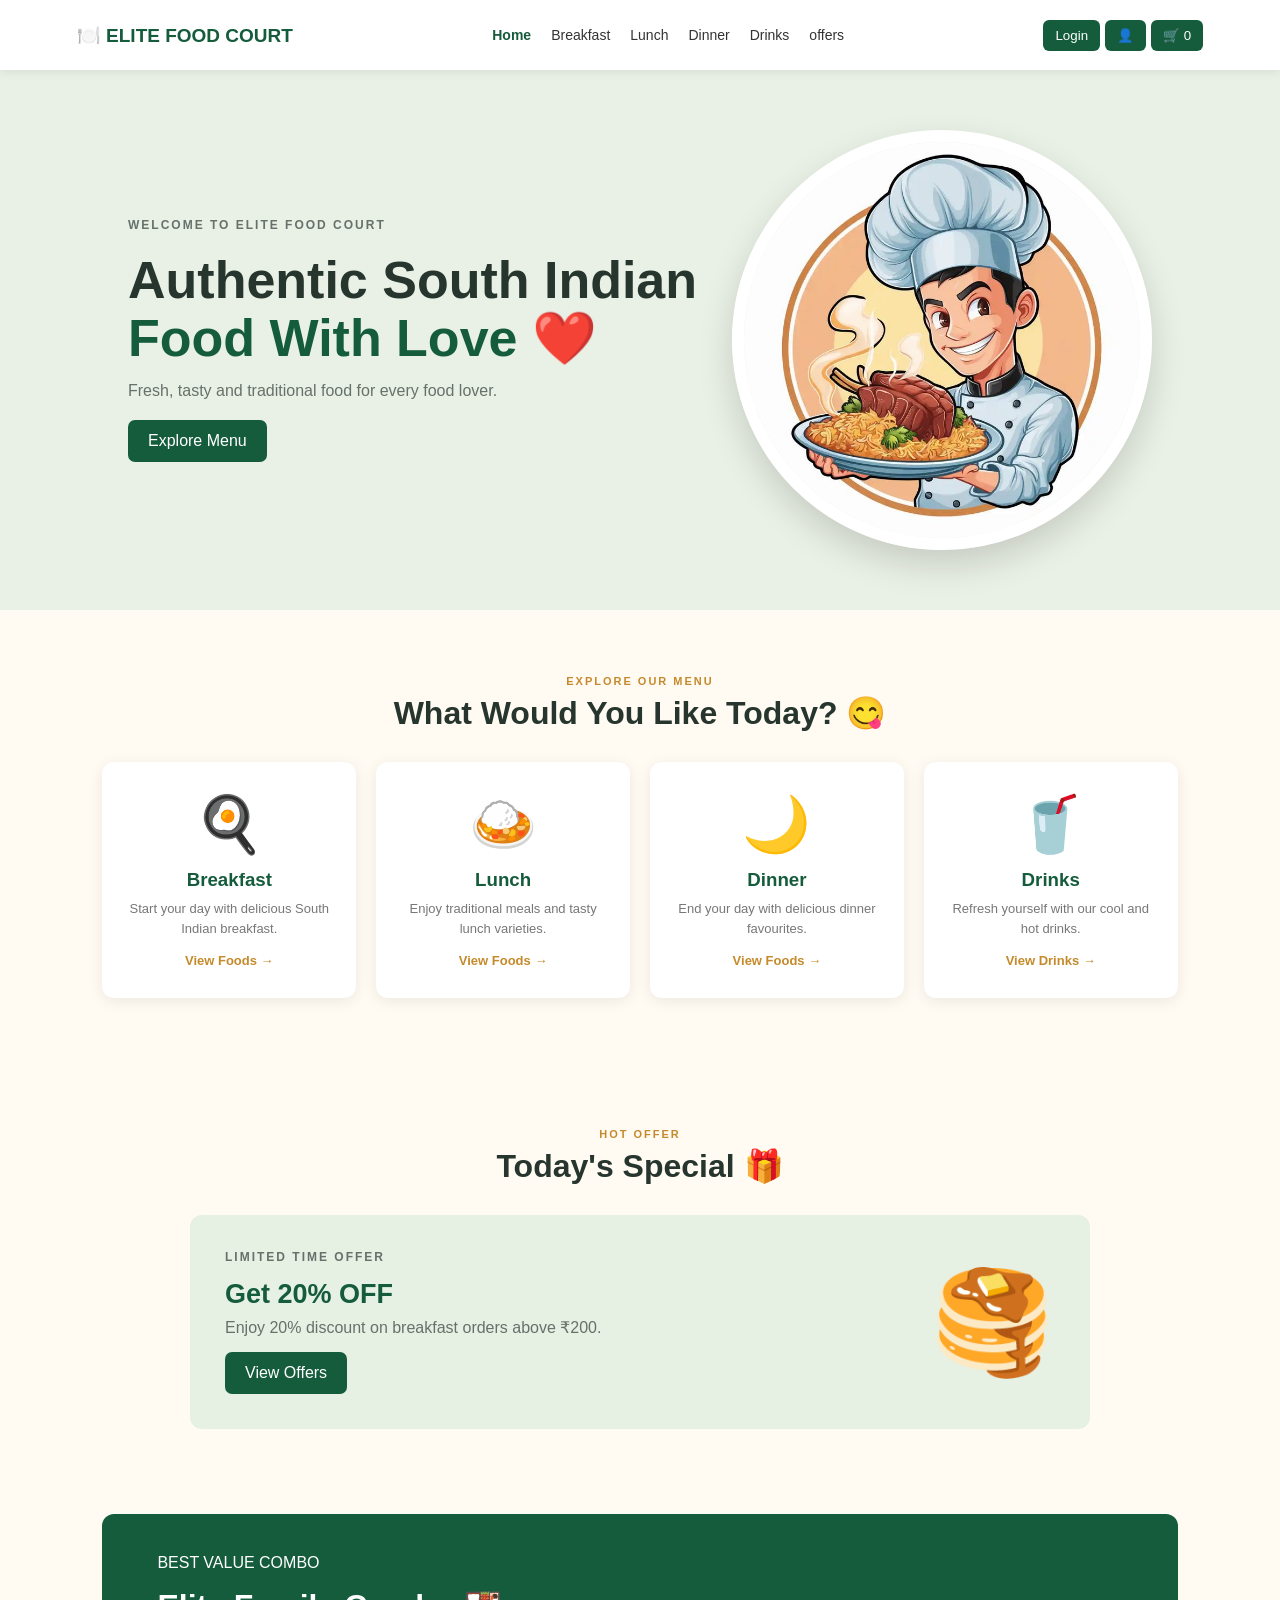
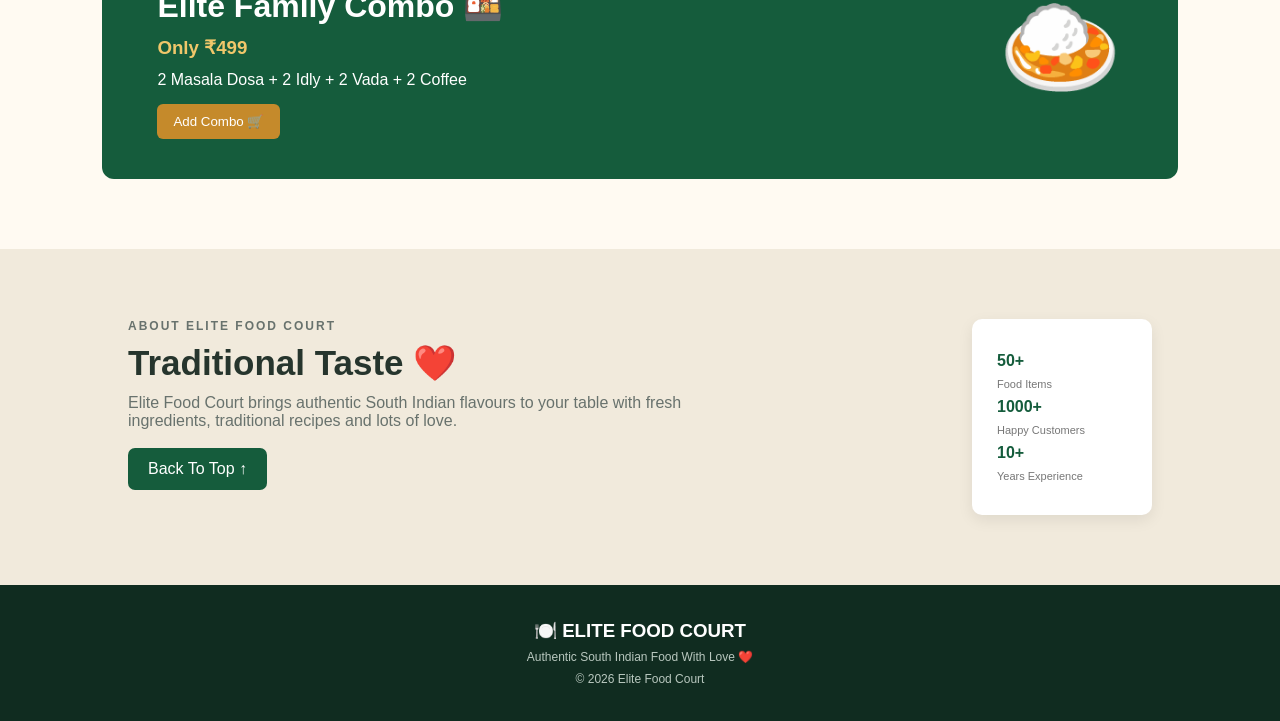
<file: index.html>
<!DOCTYPE html>
<html lang="en">
<head>
    <meta charset="UTF-8">
    <meta name="viewport" content="width=device-width, initial-scale=1.0">

    <title>Elite Food Court - Home</title>

    <link rel="stylesheet" href="style.css">
</head>

<body>

<!-- ================= HEADER ================= -->

<header>

    <div class="logo">
        🍽️ <span>ELITE FOOD COURT</span>
    </div>

    <nav>

        <a href="index.html" class="active-link">Home</a>

        <a href="breakfast.html">Breakfast</a>

        <a href="lunch.html">Lunch</a>

        <a href="dinner.html">Dinner</a>

        <a href="drinks.html">Drinks</a>

        <a href="offers.html">offers</a>

    </nav>

    <div class="header-buttons">

        <a href="login.html">
            <button>Login</button>
        </a>

        <a href="profile.html">
            <button>👤</button>
        </a>

        <button onclick="showCart()">
            🛒 <span id="cartCount">0</span>
        </button>

    </div>

</header>


<!-- ================= HERO ================= -->

<section class="hero" id="home">

    <div class="hero-text">

        <p class="small-title">
            WELCOME TO ELITE FOOD COURT
        </p>

        <h1>
            Authentic South Indian
            <br>
            <span>Food With Love ❤️</span>
        </h1>

        <p>
            Fresh, tasty and traditional food
            for every food lover.
        </p>

        <a href="breakfast.html" class="main-btn">
            Explore Menu
        </a>

    </div>


    <div class="hero-food">

        <img
            src="bannerphoto2.jpg"
            alt="South Indian Food"
        >

    </div>

</section>


<!-- ================= FOOD CATEGORIES ================= -->

<section class="section">

    <div class="heading">

        <p>EXPLORE OUR MENU</p>

        <h2>What Would You Like Today? 😋</h2>

    </div>


    <div class="home-categories">


        <a href="breakfast.html"
           class="home-category">

            <div class="category-icon">
                🍳
            </div>

            <h3>Breakfast</h3>

            <p>
                Start your day with delicious
                South Indian breakfast.
            </p>

            <span>
                View Foods →
            </span>

        </a>


        <a href="lunch.html"
           class="home-category">

            <div class="category-icon">
                🍛
            </div>

            <h3>Lunch</h3>

            <p>
                Enjoy traditional meals and
                tasty lunch varieties.
            </p>

            <span>
                View Foods →
            </span>

        </a>


        <a href="dinner.html"
           class="home-category">

            <div class="category-icon">
                🌙
            </div>

            <h3>Dinner</h3>

            <p>
                End your day with delicious
                dinner favourites.
            </p>

            <span>
                View Foods →
            </span>

        </a>


        <a href="drinks.html"
           class="home-category">

            <div class="category-icon">
                🥤
            </div>

            <h3>Drinks</h3>

            <p>
                Refresh yourself with our
                cool and hot drinks.
            </p>

            <span>
                View Drinks →
            </span>

        </a>


    </div>

</section>


<!-- ================= OFFER ================= -->

<section class="section">

    <div class="heading">

        <p>HOT OFFER</p>

        <h2>Today's Special 🎁</h2>

    </div>


    <div class="offer-box">

        <div>

            <p class="small-title">
                LIMITED TIME OFFER
            </p>

            <h3>
                Get 20% OFF
            </h3>

            <p>
                Enjoy 20% discount on breakfast
                orders above ₹200.
            </p>

            <a href="offers.html"
               class="main-btn">

                View Offers

            </a>

        </div>


        <div class="offer-food">
            🥞
        </div>

    </div>

</section>


<!-- ================= COMBO ================= -->

<section class="combo">

    <div>

        <p>BEST VALUE COMBO</p>

        <h2>
            Elite Family Combo 🍱
        </h2>

        <h3>
            Only ₹499
        </h3>

        <p>
            2 Masala Dosa + 2 Idly +
            2 Vada + 2 Coffee
        </p>

        <button
            onclick="addToCart('Elite Family Combo',499)">

            Add Combo 🛒

        </button>

    </div>


    <div class="combo-emoji">
        🍛
    </div>

</section>


<!-- ================= ABOUT ================= -->

<section class="about">

    <div>

        <p class="small-title">
            ABOUT ELITE FOOD COURT
        </p>

        <h2>
            Traditional Taste ❤️
        </h2>

        <p>
            Elite Food Court brings authentic
            South Indian flavours to your table
            with fresh ingredients, traditional
            recipes and lots of love.
        </p>

        <br>

        <a href="#home"
           class="main-btn">

            Back To Top ↑

        </a>

    </div>


    <div class="about-card">

        <b>50+</b>
        <span>Food Items</span>

        <b>1000+</b>
        <span>Happy Customers</span>

        <b>10+</b>
        <span>Years Experience</span>

    </div>

</section>


<!-- ================= FOOTER ================= -->

<footer>

    <h3>
        🍽️ ELITE FOOD COURT
    </h3>

    <p>
        Authentic South Indian Food With Love ❤️
    </p>

    <p>
        © 2026 Elite Food Court
    </p>

</footer>


<!-- ================= CART POPUP ================= -->

<div class="popup" id="cartPopup">

    <div class="popup-box">

        <button
            class="close"
            onclick="closePopup('cartPopup')">

            ×

        </button>


        <h2>
            Your Cart 🛒
        </h2>

        <p>
            Your selected foods
        </p>


        <div id="cartItems">

        </div>


        <h3 id="cartTotal">
            Total: ₹0
        </h3>


        <button
            class="main-btn"
            onclick="checkout()">

            Place Order

        </button>

    </div>

</div>


<!-- MESSAGE -->

<div
    class="message"
    id="message">
</div>


<script src="script.js"></script>

</body>
</html>
</file>
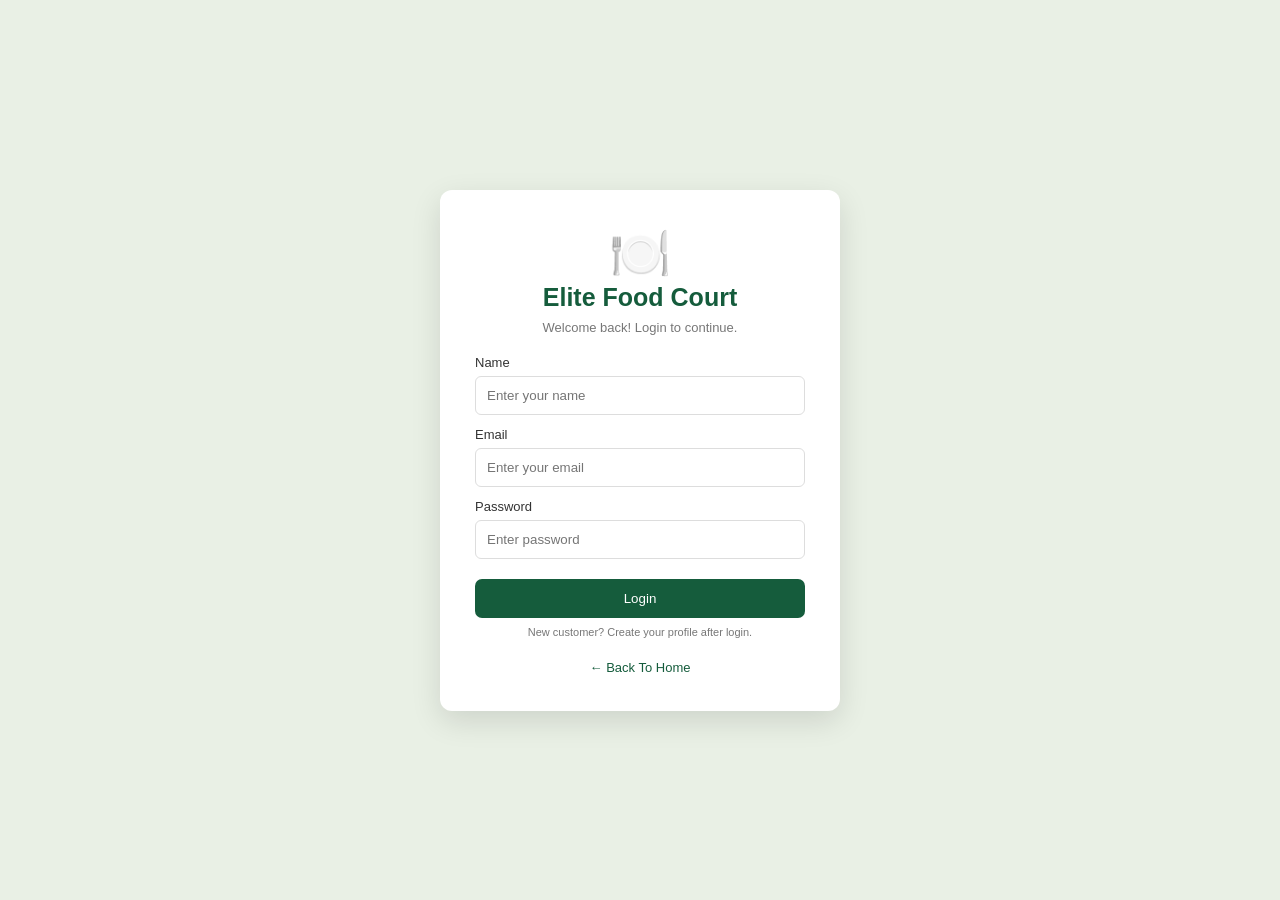
<file: login.html>
<!DOCTYPE html>
<html lang="en">

<head>

    <meta charset="UTF-8">

    <meta name="viewport"
          content="width=device-width, initial-scale=1.0">

    <title>Elite Food Court - Login</title>

    <link rel="stylesheet"
          href="style.css">

</head>

<body class="login-body">


<div class="login-container">

    <div class="login-card">

        <div class="login-logo">
            🍽️
        </div>

        <h1>
            Elite Food Court
        </h1>

        <p>
            Welcome back! Login to continue.
        </p>


        <form onsubmit="loginUser(event)">

            <label>
                Name
            </label>

            <input
                type="text"
                id="loginName"
                placeholder="Enter your name"
                required
            >


            <label>
                Email
            </label>

            <input
                type="email"
                id="loginEmail"
                placeholder="Enter your email"
                required
            >


            <label>
                Password
            </label>

            <input
                type="password"
                id="loginPassword"
                placeholder="Enter password"
                required
            >


            <button
                type="submit"
                class="main-btn">

                Login

            </button>

        </form>


        <p class="login-note">
            New customer? Create your profile after login.
        </p>


        <a href="index.html"
           class="back-link">

            ← Back To Home

        </a>

    </div>

</div>


<div class="message"
     id="message">
</div>


<script src="script.js"></script>

</body>
</html>
</file>
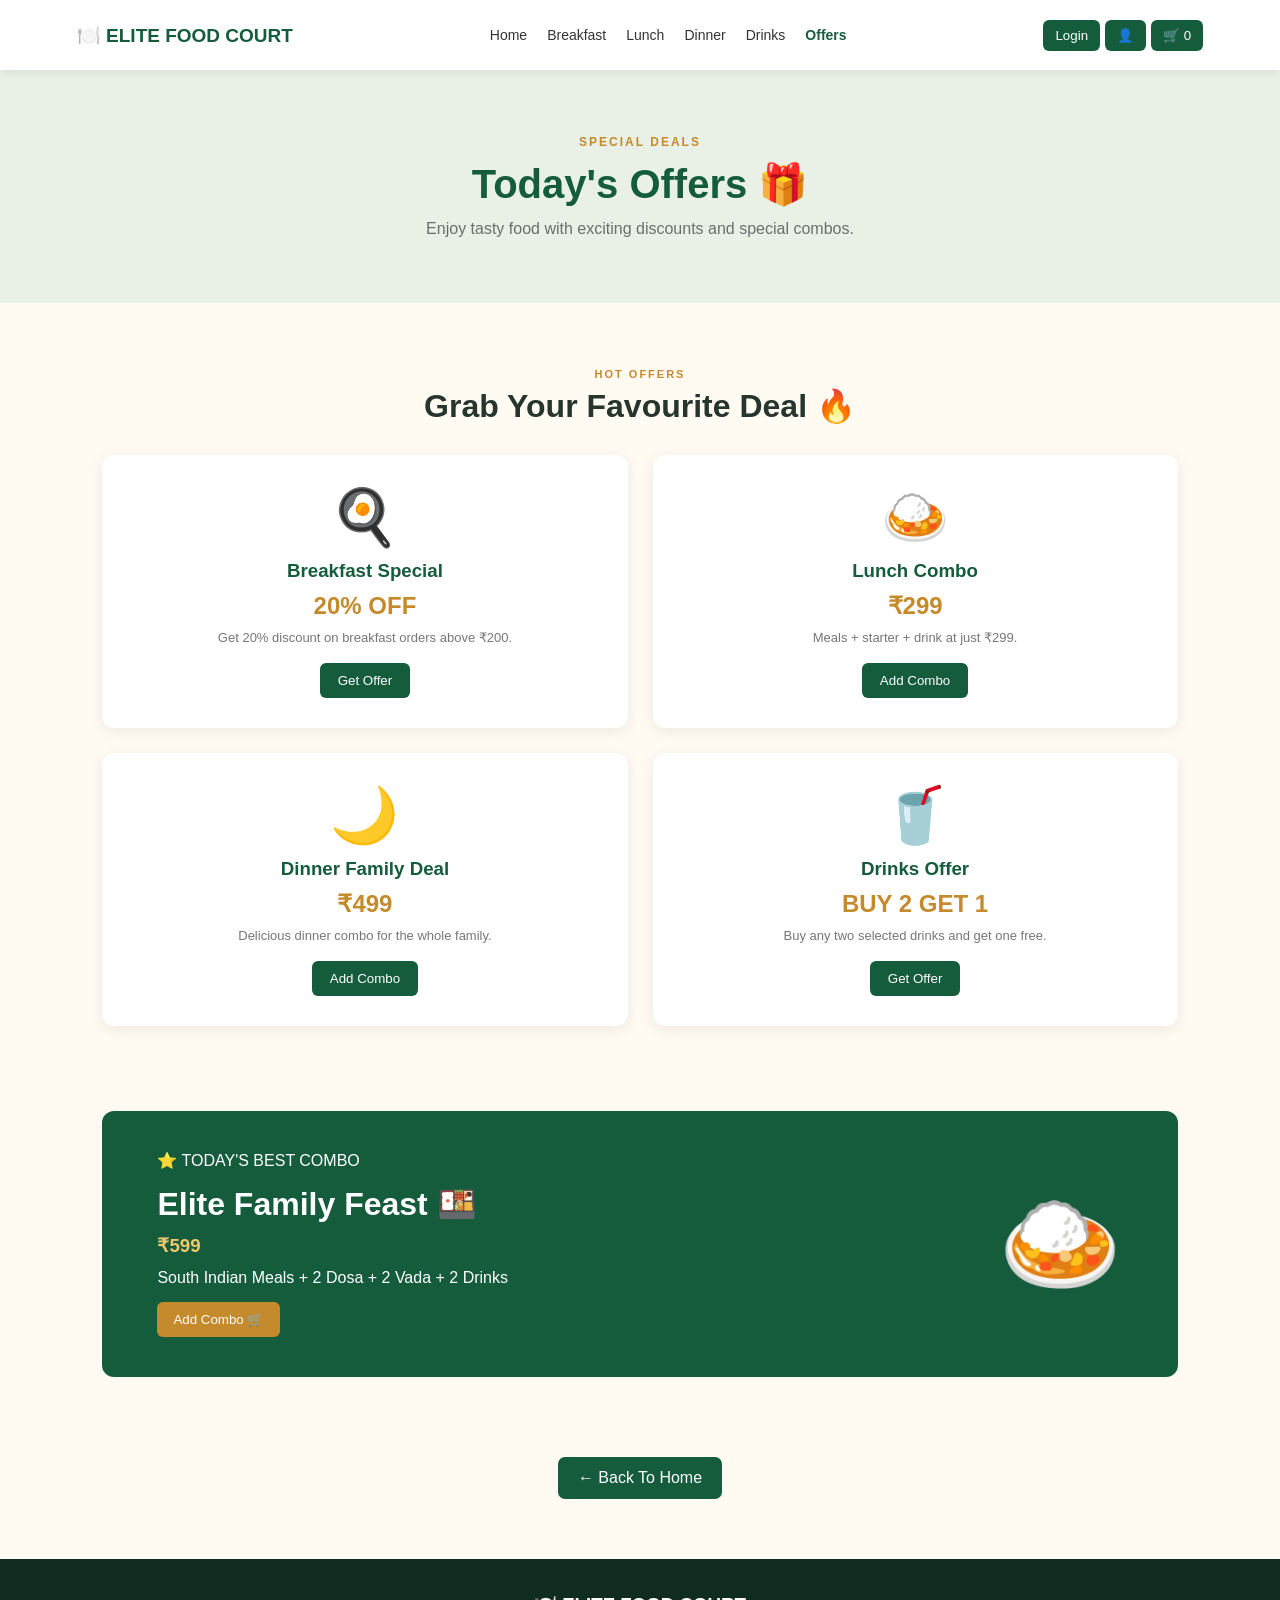
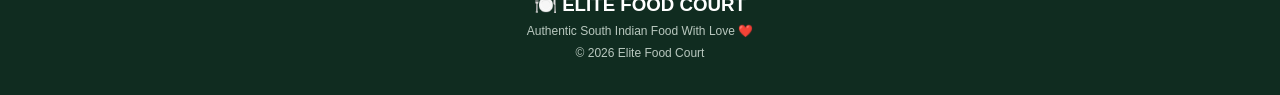
<file: offer.html>
<!DOCTYPE html>
<html lang="en">

<head>
    <meta charset="UTF-8">
    <meta name="viewport" content="width=device-width, initial-scale=1.0">

    <title>Elite Food Court - Offers</title>

    <link rel="stylesheet" href="style.css">
</head>

<body>

<header>

    <div class="logo">
        🍽️ <span>ELITE FOOD COURT</span>
    </div>

    <nav>

        <a href="index.html">Home</a>

        <a href="breakfast.html">Breakfast</a>

        <a href="lunch.html">Lunch</a>

        <a href="dinner.html">Dinner</a>

        <a href="drinks.html">Drinks</a>

        <a href="offers.html" class="active-link">
            Offers
        </a>

    </nav>

    <div class="header-buttons">

        <a href="login.html">
            <button>Login</button>
        </a>

        <a href="profile.html">
            <button>👤</button>
        </a>

        <button onclick="showCart()">
            🛒 <span id="cartCount">0</span>
        </button>

    </div>

</header>


<section class="page-title">

    <p class="small-title">
        SPECIAL DEALS
    </p>

    <h1>
        Today's Offers 🎁
    </h1>

    <p>
        Enjoy tasty food with exciting
        discounts and special combos.
    </p>

</section>


<section class="section">

    <div class="heading">

        <p>HOT OFFERS</p>

        <h2>
            Grab Your Favourite Deal 🔥
        </h2>

    </div>


    <div class="offers-grid">


        <!-- OFFER 1 -->

        <div class="special-offer">

            <div class="offer-icon">
                🍳
            </div>

            <h3>
                Breakfast Special
            </h3>

            <h2>
                20% OFF
            </h2>

            <p>
                Get 20% discount on breakfast
                orders above ₹200.
            </p>

            <button
                onclick="offerMessage()">

                Get Offer

            </button>

        </div>


        <!-- OFFER 2 -->

        <div class="special-offer">

            <div class="offer-icon">
                🍛
            </div>

            <h3>
                Lunch Combo
            </h3>

            <h2>
                ₹299
            </h2>

            <p>
                Meals + starter + drink
                at just ₹299.
            </p>

            <button
                onclick="addToCart('Lunch Combo',299)">

                Add Combo

            </button>

        </div>


        <!-- OFFER 3 -->

        <div class="special-offer">

            <div class="offer-icon">
                🌙
            </div>

            <h3>
                Dinner Family Deal
            </h3>

            <h2>
                ₹499
            </h2>

            <p>
                Delicious dinner combo
                for the whole family.
            </p>

            <button
                onclick="addToCart('Dinner Family Deal',499)">

                Add Combo

            </button>

        </div>


        <!-- OFFER 4 -->

        <div class="special-offer">

            <div class="offer-icon">
                🥤
            </div>

            <h3>
                Drinks Offer
            </h3>

            <h2>
                BUY 2 GET 1
            </h2>

            <p>
                Buy any two selected drinks
                and get one free.
            </p>

            <button
                onclick="offerMessage()">

                Get Offer

            </button>

        </div>

    </div>

</section>


<!-- FAMILY COMBO -->

<section class="combo">

    <div>

        <p>
            ⭐ TODAY'S BEST COMBO
        </p>

        <h2>
            Elite Family Feast 🍱
        </h2>

        <h3>
            ₹599
        </h3>

        <p>
            South Indian Meals + 2 Dosa +
            2 Vada + 2 Drinks
        </p>

        <button
            onclick="addToCart('Elite Family Feast',599)">

            Add Combo 🛒

        </button>

    </div>


    <div class="combo-emoji">
        🍛
    </div>

</section>


<div class="back-home">

    <a href="index.html"
       class="main-btn">

        ← Back To Home

    </a>

</div>


<footer>

    <h3>🍽️ ELITE FOOD COURT</h3>

    <p>
        Authentic South Indian Food With Love ❤️
    </p>

    <p>
        © 2026 Elite Food Court
    </p>

</footer>


<!-- CART -->

<div class="popup" id="cartPopup">

    <div class="popup-box">

        <button class="close"
                onclick="closePopup('cartPopup')">
            ×
        </button>

        <h2>
            Your Cart 🛒
        </h2>

        <div id="cartItems"></div>

        <h3 id="cartTotal">
            Total: ₹0
        </h3>

        <button class="main-btn"
                onclick="checkout()">

            Place Order

        </button>

    </div>

</div>


<div class="message"
     id="message">
</div>


<script src="script.js"></script>

</body>
</html>
</file>
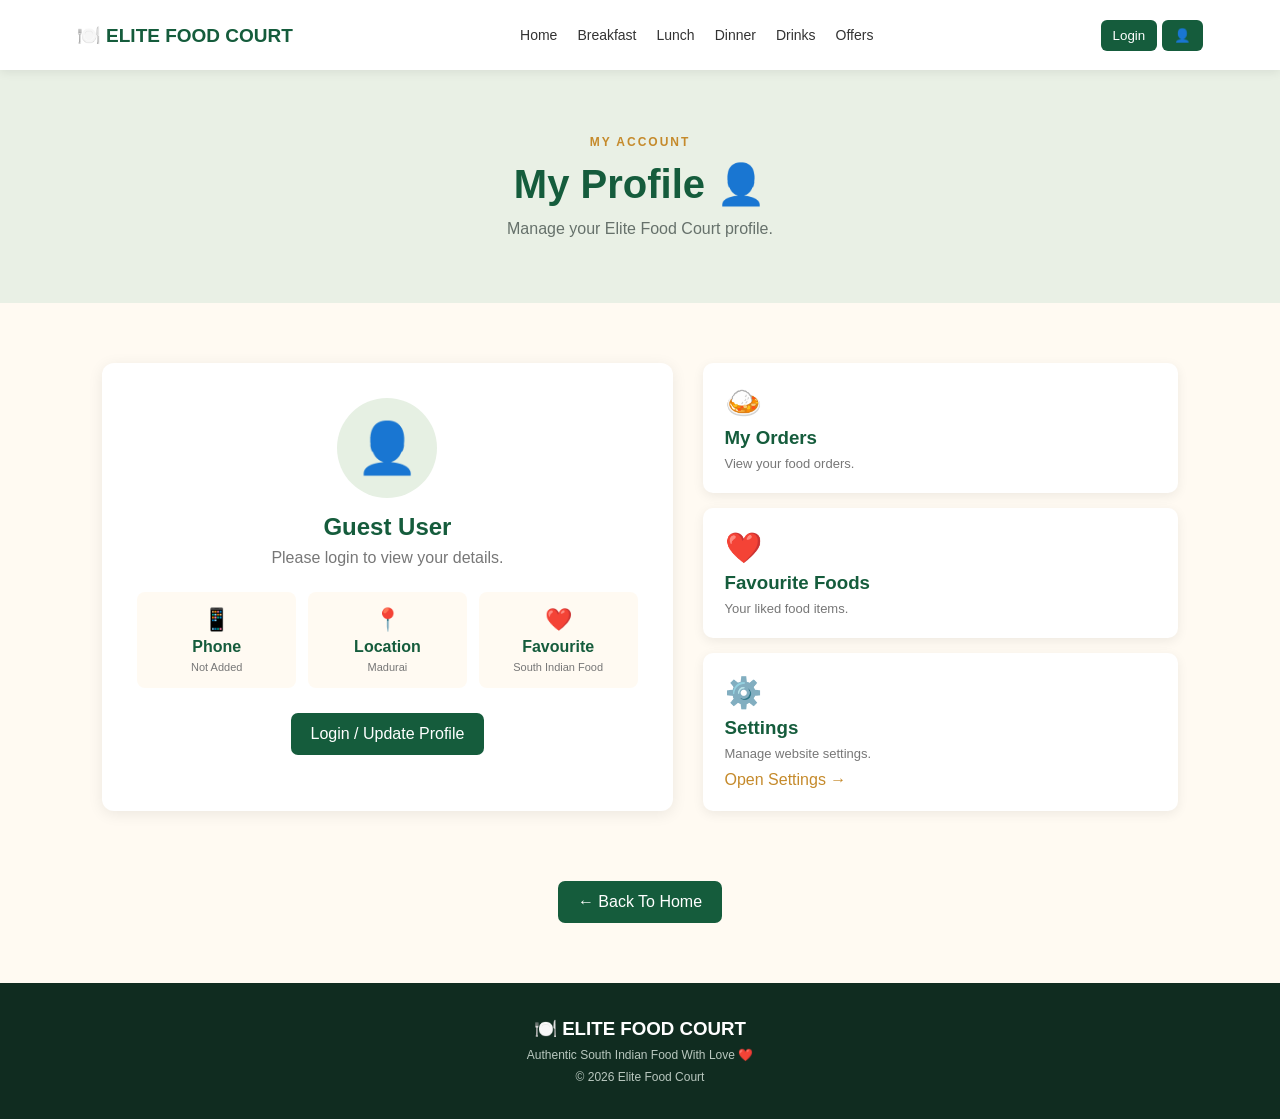
<file: profile.html>
<!DOCTYPE html>
<html lang="en">

<head>

    <meta charset="UTF-8">

    <meta name="viewport"
          content="width=device-width, initial-scale=1.0">

    <title>Elite Food Court - Profile</title>

    <link rel="stylesheet"
          href="style.css">

</head>

<body>


<header>

    <div class="logo">
        🍽️ <span>ELITE FOOD COURT</span>
    </div>

    <nav>

        <a href="index.html">Home</a>

        <a href="breakfast.html">Breakfast</a>

        <a href="lunch.html">Lunch</a>

        <a href="dinner.html">Dinner</a>

        <a href="drinks.html">Drinks</a>

        <a href="offers.html">Offers</a>

    </nav>

    <div class="header-buttons">

        <a href="login.html">
            <button>Login</button>
        </a>

        <a href="profile.html">
            <button>👤</button>
        </a>

    </div>

</header>


<section class="page-title">

    <p class="small-title">
        MY ACCOUNT
    </p>

    <h1>
        My Profile 👤
    </h1>

    <p>
        Manage your Elite Food Court profile.
    </p>

</section>


<section class="profile-section">


    <div class="profile-card">


        <div class="profile-image">
            👤
        </div>


        <h2 id="profileName">
            Guest User
        </h2>

        <p id="profileEmail">
            Please login to view your details.
        </p>


        <div class="profile-details">

            <div>
                <span>📱</span>
                <b>Phone</b>
                <p>Not Added</p>
            </div>


            <div>
                <span>📍</span>
                <b>Location</b>
                <p>Madurai</p>
            </div>


            <div>
                <span>❤️</span>
                <b>Favourite</b>
                <p>South Indian Food</p>
            </div>

        </div>


        <a href="login.html"
           class="main-btn">

            Login / Update Profile

        </a>

    </div>


    <div class="profile-side">


        <div class="profile-box">

            <span>🍛</span>

            <h3>
                My Orders
            </h3>

            <p>
                View your food orders.
            </p>

        </div>


        <div class="profile-box">

            <span>❤️</span>

            <h3>
                Favourite Foods
            </h3>

            <p>
                Your liked food items.
            </p>

        </div>


        <div class="profile-box">

            <span>⚙️</span>

            <h3>
                Settings
            </h3>

            <p>
                Manage website settings.
            </p>

            <a href="settings.html">
                Open Settings →
            </a>

        </div>

    </div>

</section>


<div class="back-home">

    <a href="index.html"
       class="main-btn">

        ← Back To Home

    </a>

</div>


<footer>

    <h3>🍽️ ELITE FOOD COURT</h3>

    <p>
        Authentic South Indian Food With Love ❤️
    </p>

    <p>
        © 2026 Elite Food Court
    </p>

</footer>


<script src="script.js"></script>

</body>
</html>
</file>
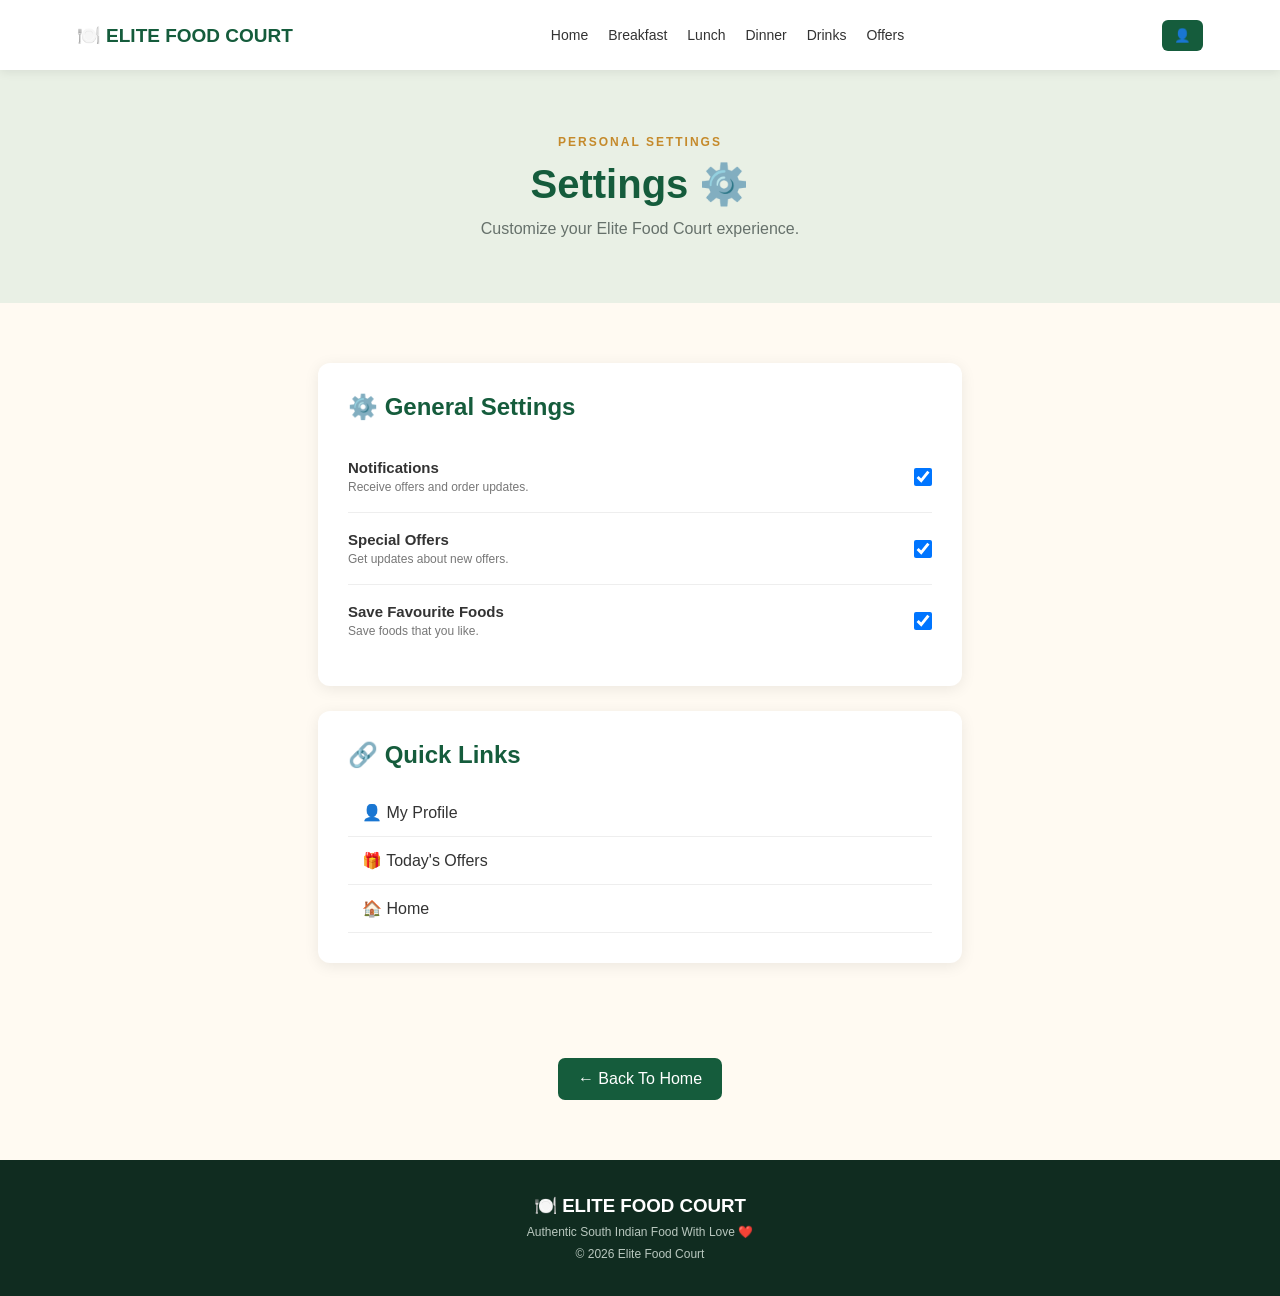
<file: setting.html>
<!DOCTYPE html>
<html lang="en">

<head>

    <meta charset="UTF-8">

    <meta name="viewport"
          content="width=device-width, initial-scale=1.0">

    <title>Elite Food Court - Settings</title>

    <link rel="stylesheet"
          href="style.css">

</head>

<body>


<header>

    <div class="logo">
        🍽️ <span>ELITE FOOD COURT</span>
    </div>

    <nav>

        <a href="index.html">Home</a>

        <a href="breakfast.html">Breakfast</a>

        <a href="lunch.html">Lunch</a>

        <a href="dinner.html">Dinner</a>

        <a href="drinks.html">Drinks</a>

        <a href="offers.html">Offers</a>

    </nav>

    <div class="header-buttons">

        <a href="profile.html">
            <button>👤</button>
        </a>

    </div>

</header>


<section class="page-title">

    <p class="small-title">
        PERSONAL SETTINGS
    </p>

    <h1>
        Settings ⚙️
    </h1>

    <p>
        Customize your Elite Food Court experience.
    </p>

</section>


<section class="settings-section">


    <div class="settings-card">

        <h2>
            ⚙️ General Settings
        </h2>


        <div class="setting-row">

            <div>
                <h3>
                    Notifications
                </h3>

                <p>
                    Receive offers and order updates.
                </p>
            </div>

            <input
                type="checkbox"
                checked
                onchange="saveSetting('Notifications')"
            >

        </div>


        <div class="setting-row">

            <div>
                <h3>
                    Special Offers
                </h3>

                <p>
                    Get updates about new offers.
                </p>
            </div>

            <input
                type="checkbox"
                checked
                onchange="saveSetting('Special Offers')"
            >

        </div>


        <div class="setting-row">

            <div>
                <h3>
                    Save Favourite Foods
                </h3>

                <p>
                    Save foods that you like.
                </p>
            </div>

            <input
                type="checkbox"
                checked
                onchange="saveSetting('Favourite Foods')"
            >

        </div>

    </div>


    <div class="settings-card">

        <h2>
            🔗 Quick Links
        </h2>


        <a href="profile.html"
           class="setting-link">

            👤 My Profile

        </a>


        <a href="offers.html"
           class="setting-link">

            🎁 Today's Offers

        </a>


        <a href="index.html"
           class="setting-link">

            🏠 Home

        </a>

    </div>


</section>


<div class="back-home">

    <a href="index.html"
       class="main-btn">

        ← Back To Home

    </a>

</div>


<footer>

    <h3>🍽️ ELITE FOOD COURT</h3>

    <p>
        Authentic South Indian Food With Love ❤️
    </p>

    <p>
        © 2026 Elite Food Court
    </p>

</footer>


<div class="message"
     id="message">
</div>


<script src="script.js"></script>

</body>
</html>
</file>
<file: style.css>
*{
    margin:0;
    padding:0;
    box-sizing:border-box;
}

html{
    scroll-behavior:smooth;
}

body{
    font-family:Arial,sans-serif;
    background:#fffaf2;
    color:#26352d;
}


/* ================= HEADER ================= */

header{
    min-height:70px;
    background:white;
    display:flex;
    align-items:center;
    justify-content:space-between;
    padding:12px 6%;
    box-shadow:0 2px 10px rgba(0,0,0,.08);
    position:sticky;
    top:0;
    z-index:10;
}

.logo{
    color:#155c3c;
    font-weight:bold;
    font-size:19px;
    white-space:nowrap;
}

nav{
    display:flex;
    gap:20px;
    flex-wrap:wrap;
    justify-content:center;
}

nav a{
    text-decoration:none;
    color:#333;
    font-size:14px;
    transition:.2s;
}

nav a:hover,
nav a.active-link{
    color:#155c3c;
    font-weight:bold;
}

.header-buttons{
    display:flex;
    align-items:center;
    gap:5px;
}

.header-buttons a{
    text-decoration:none;
}

.header-buttons button{
    background:#155c3c;
    color:white;
    border:0;
    padding:8px 12px;
    border-radius:6px;
    cursor:pointer;
}

.header-buttons button:hover{
    background:#c58a2b;
}


/* ================= HERO ================= */

.hero{
    min-height:520px;
    background:#e9f0e5;
    display:flex;
    align-items:center;
    justify-content:space-between;
    padding:60px 10%;
    overflow:hidden;
}

.hero-text{
    max-width:570px;
    animation:slideIn .8s ease;
}

.small-title{
    color:#c58a2b;
    font-size:12px;
    font-weight:bold;
    letter-spacing:2px;
}

.hero h1{
    font-size:52px;
    line-height:1.1;
    margin:15px 0;
}

.hero h1 span{
    color:#155c3c;
}

.hero p{
    color:#66716b;
    margin-bottom:20px;
}

.main-btn{
    display:inline-block;
    background:#155c3c;
    color:white;
    border:0;
    padding:12px 20px;
    border-radius:7px;
    text-decoration:none;
    cursor:pointer;
    transition:.2s;
}

.main-btn:hover{
    background:#c58a2b;
    transform:translateY(-2px);
}

.hero-food{
    width:420px;
    height:420px;
    border-radius:50%;
    overflow:hidden;
    border:12px solid white;
    box-shadow:0 15px 35px rgba(0,0,0,.15);
    animation:float 3s ease-in-out infinite;
}

.hero-food img{
    width:100%;
    height:100%;
    object-fit:cover;
}


/* ================= PAGE TITLE ================= */

.page-title{
    background:#e9f0e5;
    text-align:center;
    padding:65px 20px;
}

.page-title h1{
    color:#155c3c;
    font-size:40px;
    margin:12px 0;
}

.page-title p:last-child{
    color:#66716b;
}


/* ================= SECTION ================= */

.section{
    padding:65px 8%;
}

.heading{
    text-align:center;
    margin-bottom:30px;
}

.heading p{
    color:#c58a2b;
    font-size:11px;
    font-weight:bold;
    letter-spacing:2px;
}

.heading h2{
    font-size:32px;
    margin-top:7px;
}


/* ================= HOME CATEGORIES ================= */

.home-categories{
    display:grid;
    grid-template-columns:repeat(4,1fr);
    gap:20px;
}

.home-category{
    background:white;
    padding:30px 20px;
    border-radius:12px;
    text-align:center;
    text-decoration:none;
    color:#26352d;
    box-shadow:0 3px 15px rgba(0,0,0,.08);
    transition:.25s;
}

.home-category:hover{
    transform:translateY(-7px);
    box-shadow:0 10px 25px rgba(0,0,0,.12);
}

.category-icon{
    font-size:55px;
    margin-bottom:12px;
}

.home-category h3{
    color:#155c3c;
    margin-bottom:8px;
}

.home-category p{
    color:#777;
    font-size:13px;
    line-height:1.5;
}

.home-category span{
    display:block;
    margin-top:15px;
    color:#c58a2b;
    font-size:13px;
    font-weight:bold;
}


/* ================= SEARCH ================= */

#search{
    display:block;
    width:280px;
    max-width:100%;
    margin:0 auto 30px;
    padding:12px 15px;
    border:1px solid #ddd;
    border-radius:7px;
    outline:none;
}


/* ================= FOOD ================= */

.food-container{
    display:grid;
    grid-template-columns:repeat(4,1fr);
    gap:20px;
}

.food-card{
    background:white;
    border-radius:10px;
    overflow:hidden;
    box-shadow:0 3px 15px rgba(0,0,0,.08);
    transition:.25s;
}

.food-card:hover{
    transform:translateY(-6px);
    box-shadow:0 10px 25px rgba(0,0,0,.12);
}

.food-card img{
    width:100%;
    height:180px;
    object-fit:cover;
}

.food-info{
    padding:15px;
}

.food-info h3{
    color:#155c3c;
    margin-bottom:5px;
}

.food-info p{
    color:#777;
    font-size:12px;
    min-height:35px;
}

.food-bottom{
    display:flex;
    align-items:center;
    justify-content:space-between;
    gap:5px;
    margin-top:12px;
}

.food-bottom b{
    color:#222;
}

.food-bottom button{
    background:#c58a2b;
    border:0;
    color:white;
    padding:8px 10px;
    border-radius:5px;
    cursor:pointer;
}

.food-bottom button:hover{
    background:#155c3c;
}

.like-btn{
    font-size:18px;
}

.like-btn.liked{
    background:#155c3c;
}


/* ================= OFFERS ================= */

.offer-box{
    max-width:900px;
    margin:auto;
    padding:35px;
    background:#e6f0e3;
    border-radius:12px;
    display:flex;
    align-items:center;
    justify-content:space-between;
}

.offer-box h3{
    color:#155c3c;
    font-size:27px;
    margin:8px 0;
}

.offer-box p{
    color:#66716b;
    margin-bottom:15px;
}

.offer-food{
    font-size:100px;
}

.offers-grid{
    display:grid;
    grid-template-columns:repeat(2,1fr);
    gap:25px;
}

.special-offer{
    background:white;
    padding:30px;
    text-align:center;
    border-radius:12px;
    box-shadow:0 3px 15px rgba(0,0,0,.08);
    transition:.25s;
}

.special-offer:hover{
    transform:translateY(-5px);
}

.offer-icon{
    font-size:55px;
}

.special-offer h3{
    color:#155c3c;
    margin:10px 0;
}

.special-offer h2{
    color:#c58a2b;
    margin-bottom:10px;
}

.special-offer p{
    color:#777;
    font-size:13px;
    margin-bottom:18px;
}

.special-offer button{
    background:#155c3c;
    color:white;
    border:0;
    padding:10px 18px;
    border-radius:6px;
    cursor:pointer;
}


/* ================= COMBO ================= */

.combo{
    margin:20px 8% 70px;
    background:#155c3c;
    color:white;
    border-radius:12px;
    padding:40px 55px;
    display:flex;
    justify-content:space-between;
    align-items:center;
}

.combo h2{
    font-size:32px;
    margin:8px 0;
}

.combo h3{
    color:#f0c76a;
    margin:12px 0;
}

.combo p{
    margin-bottom:15px;
}

.combo button{
    background:#c58a2b;
    border:0;
    color:white;
    padding:10px 16px;
    border-radius:6px;
    cursor:pointer;
}

.combo-emoji{
    font-size:100px;
}


/* ================= ABOUT ================= */

.about{
    background:#f1eadc;
    padding:70px 10%;
    display:flex;
    justify-content:space-between;
    gap:40px;
}

.about h2{
    font-size:35px;
    margin:10px 0;
}

.about p{
    color:#68726d;
    max-width:600px;
}

.about-card{
    background:white;
    border-radius:10px;
    padding:25px;
    min-width:180px;
    box-shadow:0 5px 15px rgba(0,0,0,.08);
}

.about-card b,
.about-card span{
    display:block;
    margin:8px 0;
}

.about-card b{
    color:#155c3c;
}

.about-card span{
    font-size:11px;
    color:#777;
}


/* ================= PROFILE ================= */

.profile-section{
    padding:60px 8%;
    display:grid;
    grid-template-columns:1.2fr 1fr;
    gap:30px;
}

.profile-card{
    background:white;
    padding:35px;
    border-radius:12px;
    text-align:center;
    box-shadow:0 3px 15px rgba(0,0,0,.08);
}

.profile-image{
    width:100px;
    height:100px;
    border-radius:50%;
    background:#e6f0e3;
    display:flex;
    align-items:center;
    justify-content:center;
    font-size:50px;
    margin:0 auto 15px;
}

.profile-card h2{
    color:#155c3c;
}

.profile-card > p{
    color:#777;
    margin:8px 0 25px;
}

.profile-details{
    display:grid;
    grid-template-columns:repeat(3,1fr);
    gap:12px;
    margin-bottom:25px;
}

.profile-details div{
    background:#fffaf2;
    padding:15px 8px;
    border-radius:8px;
}

.profile-details span{
    display:block;
    font-size:22px;
}

.profile-details b{
    display:block;
    color:#155c3c;
    margin:5px 0;
}

.profile-details p{
    font-size:11px;
    color:#777;
}

.profile-side{
    display:grid;
    gap:15px;
}

.profile-box{
    background:white;
    padding:22px;
    border-radius:10px;
    box-shadow:0 3px 12px rgba(0,0,0,.07);
}

.profile-box span{
    font-size:30px;
}

.profile-box h3{
    color:#155c3c;
    margin:7px 0;
}

.profile-box p{
    color:#777;
    font-size:13px;
}

.profile-box a{
    display:inline-block;
    margin-top:10px;
    color:#c58a2b;
    text-decoration:none;
}


/* ================= SETTINGS ================= */

.settings-section{
    padding:60px 10%;
    max-width:900px;
    margin:auto;
}

.settings-card{
    background:white;
    padding:30px;
    border-radius:12px;
    box-shadow:0 3px 15px rgba(0,0,0,.08);
    margin-bottom:25px;
}

.settings-card h2{
    color:#155c3c;
    margin-bottom:20px;
}

.setting-row{
    display:flex;
    justify-content:space-between;
    align-items:center;
    padding:18px 0;
    border-bottom:1px solid #eee;
}

.setting-row:last-child{
    border-bottom:0;
}

.setting-row h3{
    font-size:15px;
    color:#333;
}

.setting-row p{
    font-size:12px;
    color:#777;
    margin-top:4px;
}

.setting-row input{
    width:18px;
    height:18px;
    cursor:pointer;
}

.setting-link{
    display:block;
    text-decoration:none;
    color:#333;
    padding:14px;
    border-bottom:1px solid #eee;
}

.setting-link:hover{
    color:#155c3c;
}


/* ================= LOGIN ================= */

.login-body{
    min-height:100vh;
    background:#e9f0e5;
    display:flex;
    align-items:center;
    justify-content:center;
}

.login-container{
    width:100%;
    padding:20px;
}

.login-card{
    background:white;
    width:400px;
    max-width:100%;
    margin:auto;
    padding:35px;
    border-radius:12px;
    box-shadow:0 10px 30px rgba(0,0,0,.12);
    text-align:center;
}

.login-logo{
    font-size:50px;
}

.login-card h1{
    color:#155c3c;
    font-size:25px;
}

.login-card > p{
    color:#777;
    font-size:13px;
    margin:8px 0 20px;
}

.login-card form{
    text-align:left;
}

.login-card label{
    display:block;
    color:#333;
    font-size:13px;
    margin-top:12px;
}

.login-card input{
    width:100%;
    padding:11px;
    border:1px solid #ddd;
    border-radius:6px;
    margin-top:6px;
    outline:none;
}

.login-card form .main-btn{
    width:100%;
    margin-top:20px;
}

.login-note{
    font-size:11px !important;
}

.back-link{
    color:#155c3c;
    text-decoration:none;
    font-size:13px;
}


/* ================= BACK HOME ================= */

.back-home{
    text-align:center;
    padding:10px 0 60px;
}


/* ================= FOOTER ================= */

footer{
    background:#102c20;
    color:white;
    text-align:center;
    padding:35px;
}

footer p{
    color:#b9c8bf;
    font-size:12px;
    margin-top:8px;
}


/* ================= POPUP ================= */

.popup{
    display:none;
    position:fixed;
    inset:0;
    background:rgba(0,0,0,.55);
    z-index:20;
    align-items:center;
    justify-content:center;
    padding:20px;
}

.popup.show{
    display:flex;
}

.popup-box{
    width:360px;
    max-width:100%;
    background:white;
    border-radius:12px;
    padding:30px;
    position:relative;
    animation:popup .25s ease;
}

.popup-box h2{
    color:#155c3c;
    margin-bottom:5px;
}

.popup-box p{
    color:#777;
    font-size:12px;
    margin-bottom:20px;
}

.popup-box .main-btn{
    width:100%;
    margin-top:10px;
}

.close{
    position:absolute;
    right:15px;
    top:10px;
    border:0;
    background:none;
    font-size:25px;
    cursor:pointer;
}

.cart-row{
    display:flex;
    justify-content:space-between;
    padding:10px 0;
    border-bottom:1px solid #eee;
    font-size:13px;
}


/* ================= MESSAGE ================= */

.message{
    position:fixed;
    bottom:20px;
    left:50%;
    transform:translate(-50%,20px);
    background:#155c3c;
    color:white;
    padding:11px 18px;
    border-radius:6px;
    opacity:0;
    transition:.25s;
    z-index:50;
    font-size:12px;
}

.message.show{
    opacity:1;
    transform:translate(-50%,0);
}


/* ================= ANIMATION ================= */

@keyframes slideIn{

    from{
        opacity:0;
        transform:translateX(-30px);
    }

    to{
        opacity:1;
        transform:translateX(0);
    }

}

@keyframes float{

    0%,100%{
        transform:translateY(0);
    }

    50%{
        transform:translateY(-8px);
    }

}

@keyframes popup{

    from{
        transform:scale(.95);
        opacity:0;
    }

    to{
        transform:scale(1);
        opacity:1;
    }

}


/* ================= RESPONSIVE ================= */

@media(max-width:1000px){

    .food-container{
        grid-template-columns:repeat(3,1fr);
    }

    .home-categories{
        grid-template-columns:repeat(2,1fr);
    }

    nav{
        gap:12px;
    }

}


@media(max-width:800px){

    header{
        flex-wrap:wrap;
        gap:12px;
        justify-content:center;
    }

    .hero{
        flex-direction:column;
        text-align:center;
        gap:35px;
    }

    .hero-food{
        width:320px;
        height:320px;
    }

    .food-container{
        grid-template-columns:repeat(2,1fr);
    }

    .profile-section{
        grid-template-columns:1fr;
    }

}


@media(max-width:600px){

    nav{
        display:none;
    }

    .logo{
        font-size:15px;
    }

    .hero h1{
        font-size:38px;
    }

    .hero-food{
        width:280px;
        height:280px;
    }

    .food-container{
        grid-template-columns:1fr;
    }

    .home-categories{
        grid-template-columns:1fr;
    }

    .offers-grid{
        grid-template-columns:1fr;
    }

    .offer-box{
        padding:25px;
    }

    .offer-food{
        font-size:65px;
    }

    .combo{
        display:block;
        text-align:center;
        padding:30px;
    }

    .combo-emoji{
        margin-top:15px;
    }

    .about{
        flex-direction:column;
    }

    .profile-details{
        grid-template-columns:1fr;
    }

    .page-title h1{
        font-size:32px;
    }

}
</file>
